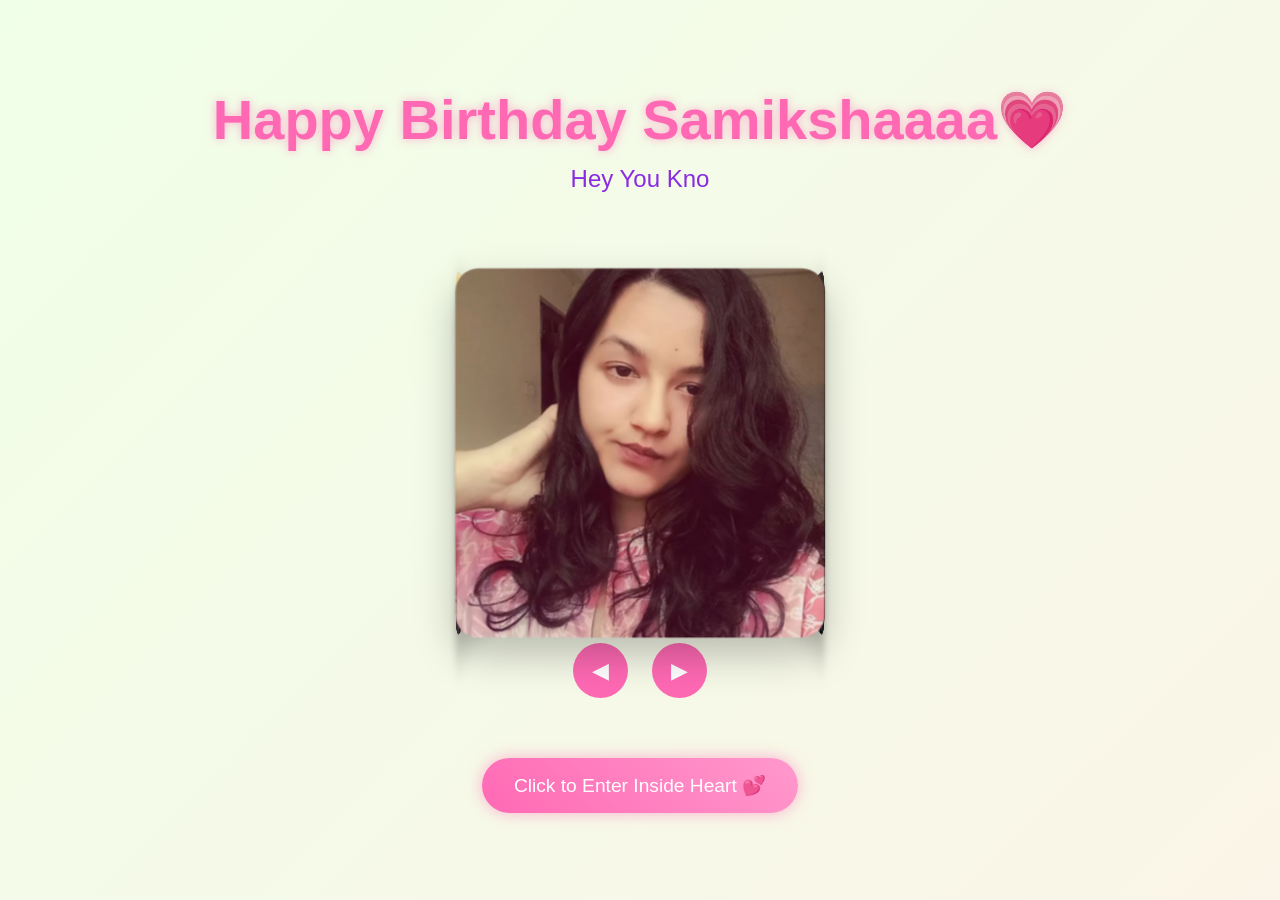
<file: index.html>
<!DOCTYPE html>
<html lang="en">
<head>
    <meta charset="UTF-8">
    <meta name="viewport" content="width=device-width, initial-scale=1.0">
    <title>Happy Birthday</title>
    <script src="https://cdnjs.cloudflare.com/ajax/libs/gsap/3.12.2/gsap.min.js"></script>
    <link rel="stylesheet" href="style.css">

    <!-- added -->

 <link rel="stylesheet" href="style.css">
     <!-- added -->
    
</head>
<body>
    <div class="cursor"></div>
    <div class="container">
        <h1>Happy Birthday Samikshaaaa💗</h1>
        <div class="greeting"></div>

        <!-- added -->

<section class="photo-gallery">

<!-- <h2>Engineered With LOVE 💖</h2> -->

<div id="photoGalleryWrap" class="gallery-wrap">

    <div class="gallery-stage">

        <div id="cube" class="cube">

            <div class="face face1"></div>

            <div class="face face2"></div>

            <div class="face face3"></div>

            <div class="face face4"></div>

        </div>

    </div>

    <div class="gallery-ui">

        <button id="prevImg">◀</button>

        <button id="nextImg">▶</button>

    </div>

</div>

</section>

        <button class="cta-button">Click to Enter Inside Heart 💕</button>
    </div>

    <script src="script.js">
        
     </script> 

   <script src="script.js">

     </script>
<!-- START BACKGROUND AUDIO -->
<audio id="bg-music" src="./assets/song.mp3" loop></audio>

<script>
(function() {
    const audio = document.getElementById('bg-music');
    
    // ADJUST VOLUME HERE: 0.0 (silent) to 1.0 (loudest)
    audio.volume = 0.1; 

    // Restore exact position and playing state from the last page
    const savedTime = localStorage.getItem('musicTime');
    const wasPlaying = localStorage.getItem('musicPlaying');

    if (savedTime) {
        audio.currentTime = parseFloat(savedTime);
    }

    // Try to auto-resume if it was already playing on the last page
    if (wasPlaying === 'true') {
        const playAttempt = audio.play();
        if (playAttempt !== undefined) {
            playAttempt.catch(() => {
                // Browser blocked auto-resume; wait for the first click on the document to start
                document.addEventListener('click', () => {
                    audio.play();
                    localStorage.setItem('musicPlaying', 'true');
                }, { once: true });
            });
        }
    } else {
        // First-time visit: play as soon as the user clicks anywhere on the page
        document.addEventListener('click', () => {
            audio.play();
            localStorage.setItem('musicPlaying', 'true');
        }, { once: true });
    }

    // Continuously save the exact song timestamp and state before page unloads
    window.addEventListener('beforeunload', () => {
        localStorage.setItem('musicTime', audio.currentTime);
        localStorage.setItem('musicPlaying', !audio.paused);
    });
})();
</script>
<!-- END BACKGROUND AUDIO -->
</body>
</html>
</file>
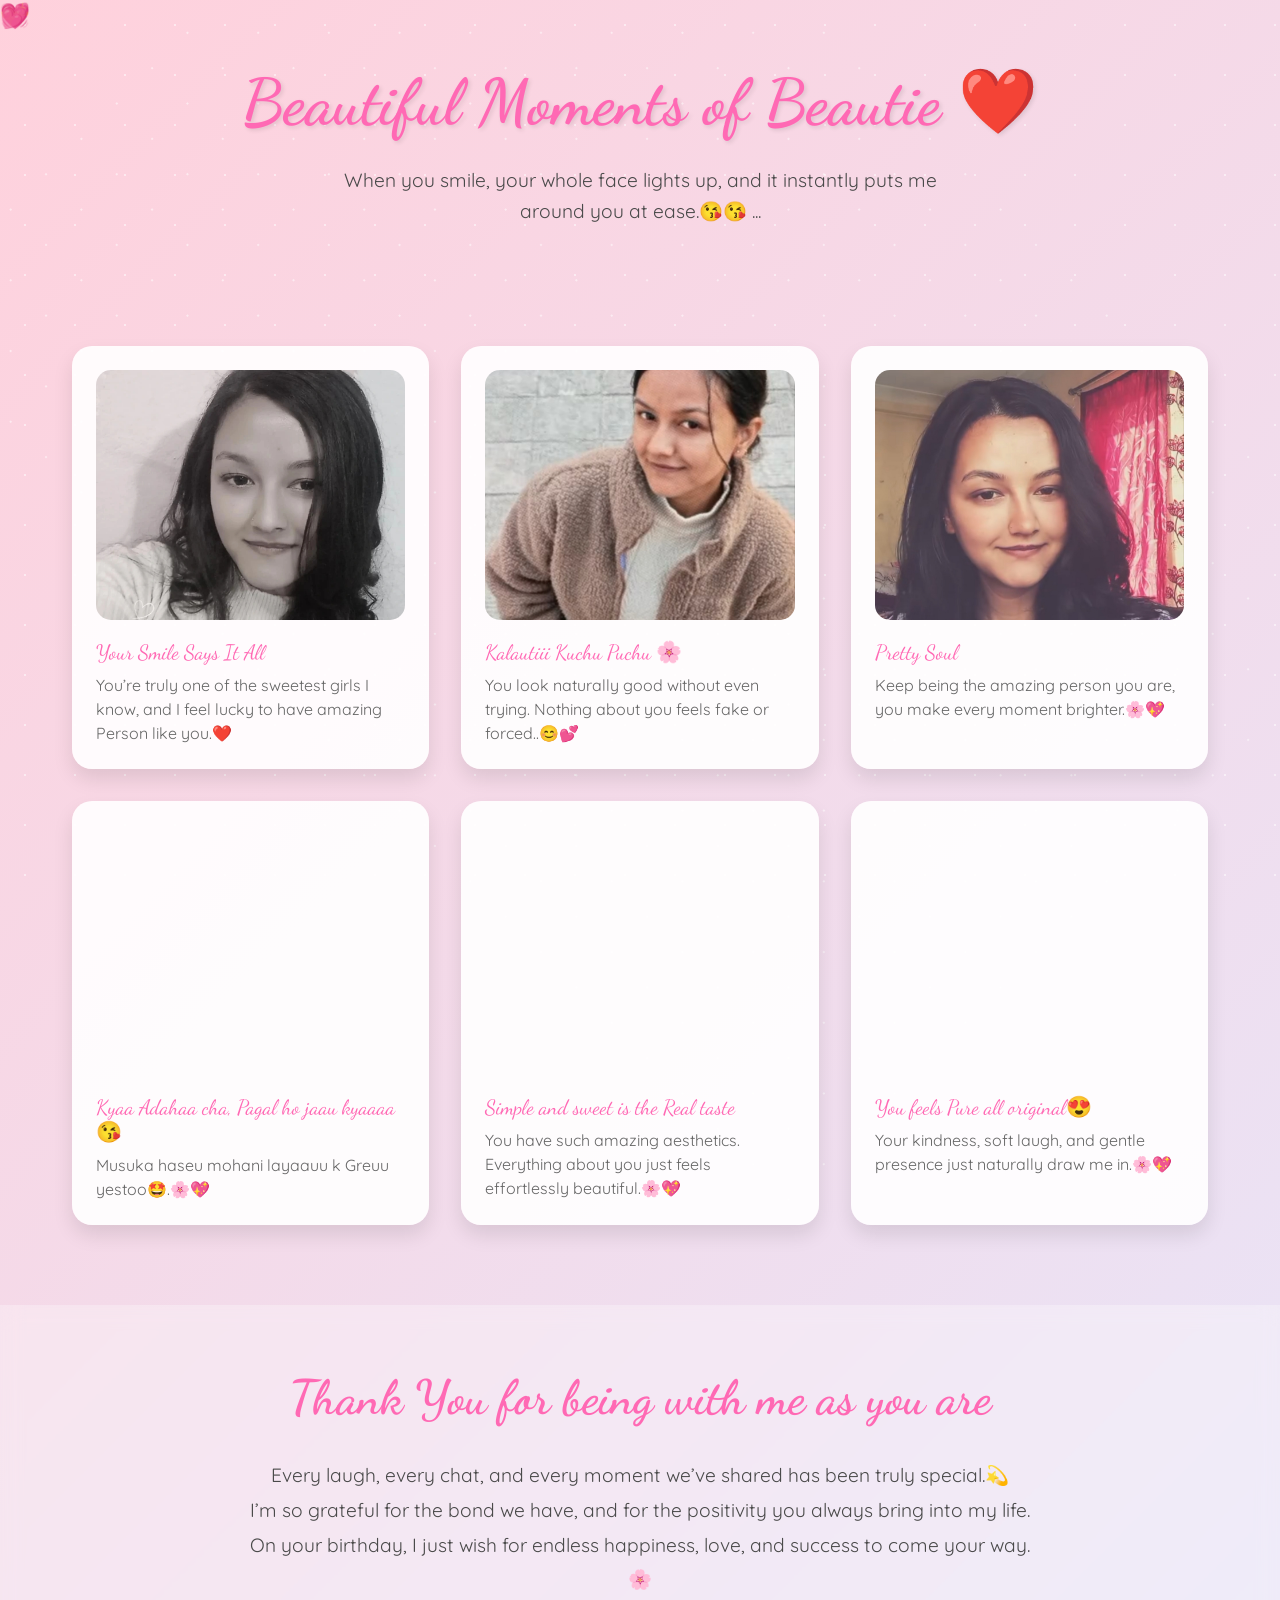
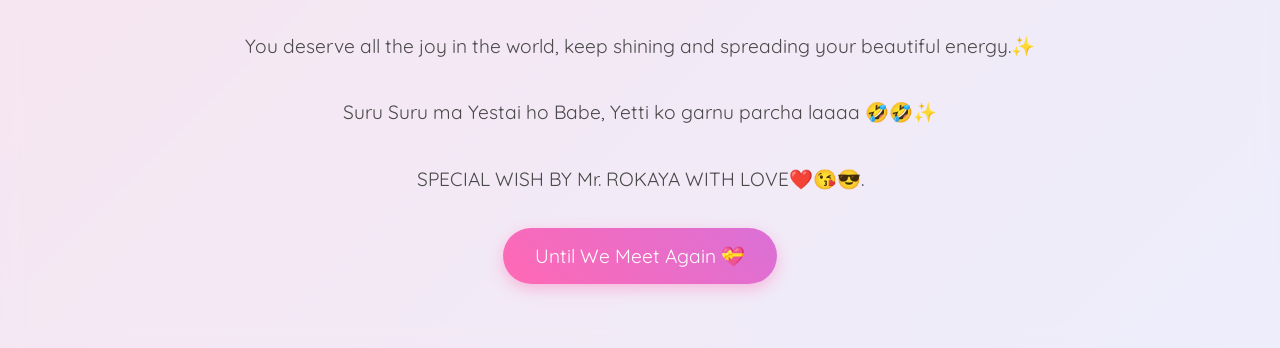
<file: last.html>
<!DOCTYPE html>
<html lang="en">

<head>
    <meta charset="UTF-8">
    <meta name="viewport" content="width=device-width, initial-scale=1.0">
    <title>Special day of my Cutieee ✨</title>
    <style>
        @import url('https://fonts.googleapis.com/css2?family=Dancing+Script:wght@700&family=Quicksand:wght@300;400;500;600&display=swap');

        * {
            margin: 0;
            padding: 0;
            box-sizing: border-box;
        }

        body {
            min-height: 100vh;
            background: linear-gradient(135deg,
                    #ffd1dc 0%,
                    #e6e6fa 25%,
                    #ffefd5 50%,
                    #e6e6fa 75%,
                    #ffd1dc 100%);
            background-size: 400% 400%;
            animation: gradientFlow 15s ease infinite;
            font-family: 'Quicksand', sans-serif;
            overflow-x: hidden;
            color: #4a4a4a;
        }

        @keyframes gradientFlow {
            0% {
                background-position: 0% 50%;
            }

            50% {
                background-position: 100% 50%;
            }

            100% {
                background-position: 0% 50%;
            }
        }

        /* Enhanced Sparkle Effect */
        .magic-sparkles {
            position: fixed;
            top: 0;
            left: 0;
            width: 100%;
            height: 100%;
            pointer-events: none;
            z-index: 1;
        }

        .sparkle {
            position: absolute;
            width: 6px;
            height: 6px;
            border-radius: 50%;
            background-color: white;
            animation: twinkle var(--duration, 4s) ease-in-out infinite;
            opacity: 0;
        }

        @keyframes twinkle {

            0%,
            100% {
                opacity: 0;
                transform: scale(0.5);
            }

            50% {
                opacity: 0.8;
                transform: scale(1);
            }
        }

        /* Generate 50 sparkles with different positions and animations */
        .magic-sparkles::before,
        .magic-sparkles::after {
            content: '';
            position: absolute;
            width: 100%;
            height: 100%;
            background-image: radial-gradient(circle, white 1px, transparent 1px);
            background-size: 50px 50px;
            animation: sparkleLayer 8s linear infinite;
            opacity: 0.5;
        }

        .magic-sparkles::after {
            animation-delay: -4s;
            transform: rotate(45deg);
        }

        @keyframes sparkleLayer {
            0% {
                transform: translateY(0);
            }

            100% {
                transform: translateY(-50px);
            }
        }

        /* Floating Hearts */
        .floating-hearts {
            position: fixed;
            width: 100%;
            height: 100%;
            pointer-events: none;
            z-index: 2;
        }

        .heart {
            position: absolute;
            font-size: 1.5rem;
            color: rgba(255, 105, 180, 0.6);
            animation: floatHeart var(--float-duration, 6s) ease-in-out infinite;
            animation-delay: var(--delay, 0s);
        }

        @keyframes floatHeart {
            0% {
                transform: translate(0, 100vh) rotate(0deg);
            }

            100% {
                transform: translate(var(--translate-x, 0), -100vh) rotate(360deg);
            }
        }

        /* Welcome Section */
        .welcome {
            text-align: center;
            padding: 4rem 2rem;
            position: relative;
            z-index: 3;
        }

        .welcome h1 {
            font-family: 'Dancing Script', cursive;
            font-size: 4rem;
            color: #ff69b4;
            text-shadow: 2px 2px 4px rgba(0, 0, 0, 0.1);
            animation: fadeInScale 2s ease;
        }

        .welcome p {
            font-size: 1.2rem;
            max-width: 600px;
            margin: 1.5rem auto;
            line-height: 1.6;
            animation: fadeIn 2s ease 0.5s both;
        }

        /* Enhanced Memory Cards */
        .memory-container {
            max-width: 1200px;
            margin: 0 auto;
            padding: 2rem;
            display: grid;
            grid-template-columns: repeat(auto-fit, minmax(300px, 1fr));
            gap: 2rem;
            z-index: 3;
            position: relative;
        }

        .memory-card {
            background: rgba(255, 255, 255, 0.9);
            border-radius: 20px;
            padding: 1.5rem;
            box-shadow: 0 10px 20px rgba(0, 0, 0, 0.1);
            transition: all 0.5s cubic-bezier(0.4, 0, 0.2, 1);
            position: relative;
            overflow: hidden;
        }

        .memory-card:hover {
            transform: translateY(-10px) scale(1.02);
            box-shadow: 0 15px 30px rgba(0, 0, 0, 0.15);
        }

        .memory-card::before {
            content: '';
            position: absolute;
            top: 0;
            left: 0;
            width: 100%;
            height: 100%;
            background: linear-gradient(45deg, transparent, rgba(255, 255, 255, 0.4), transparent);
            transform: translateX(-100%);
            transition: 0.5s;
        }

        .memory-card:hover::before {
            transform: translateX(100%);
        }

        .memory-img {
            width: 100%;
            height: 250px;
            object-fit: cover;
            border-radius: 15px;
            margin-bottom: 1rem;
            transition: transform 0.5s ease;
        }

        .memory-card:hover .memory-img {
            transform: scale(1.05);
        }

        .memory-date {
            font-family: 'Dancing Script', cursive;
            color: #ff69b4;
            font-size: 1.3rem;
            margin-bottom: 0.5rem;
        }

        .memory-caption {
            font-size: 1rem;
            line-height: 1.5;
            color: #666;
        }

        /* Final Message Section */
        .final-message {
            text-align: center;
            padding: 4rem 2rem;
            background: rgba(255, 255, 255, 0.3);
            backdrop-filter: blur(10px);
            margin-top: 3rem;
            position: relative;
            z-index: 3;
        }

        .final-message h2 {
            font-family: 'Dancing Script', cursive;
            font-size: 3rem;
            color: #ff69b4;
            margin-bottom: 2rem;
            animation: heartbeat 2s infinite;
        }

        @keyframes heartbeat {

            0%,
            100% {
                transform: scale(1);
            }

            50% {
                transform: scale(1.1);
            }
        }

        .final-message p {
            font-size: 1.2rem;
            max-width: 800px;
            margin: 0 auto 2rem;
            line-height: 1.8;
        }

        .goodbye-btn {
            display: inline-block;
            padding: 1rem 2rem;
            font-size: 1.2rem;
            background: linear-gradient(45deg, #ff69b4, #da70d6);
            color: white;
            border: none;
            border-radius: 50px;
            cursor: pointer;
            text-decoration: none;
            transition: all 0.3s ease;
            box-shadow: 0 5px 15px rgba(255, 105, 180, 0.4);
            animation: float 3s infinite ease-in-out;
        }

        .goodbye-btn:hover {
            transform: translateY(-5px);
            box-shadow: 0 8px 20px rgba(255, 105, 180, 0.6);
        }

        @keyframes float {

            0%,
            100% {
                transform: translateY(0);
            }

            50% {
                transform: translateY(-10px);
            }
        }

        /* Animations */
        @keyframes fadeInScale {
            0% {
                opacity: 0;
                transform: scale(0.8);
            }

            100% {
                opacity: 1;
                transform: scale(1);
            }
        }

        @keyframes fadeIn {
            0% {
                opacity: 0;
            }

            100% {
                opacity: 1;
            }
        }

        /* Generate Hearts */
        .js-generate-hearts {
            position: fixed;
            width: 100%;
            height: 100%;
            pointer-events: none;
            z-index: 2;
        }

        /* Custom Scrollbar */
        ::-webkit-scrollbar {
            width: 12px;
        }

        ::-webkit-scrollbar-track {
            background: rgba(255, 255, 255, 0.4);
        }

        ::-webkit-scrollbar-thumb {
            background: linear-gradient(45deg, #ff69b4, #da70d6);
            border-radius: 6px;
        }

        /* Responsive Design */
        @media (max-width: 768px) {
            .welcome h1 {
                font-size: 3rem;
            }

            .memory-container {
                grid-template-columns: 1fr;
            }

            .final-message h2 {
                font-size: 2.5rem;
            }
        }
    </style>
</head>

<body>
    <div class="magic-sparkles"></div>
    <div class="floating-hearts">
        <!-- Hearts will be generated via CSS -->
        <div class="heart" style="--float-duration: 6s; --delay: 0s; --translate-x: 20px;">💝</div>
        <div class="heart" style="--float-duration: 8s; --delay: 1s; --translate-x: -30px;">💖</div>
        <div class="heart" style="--float-duration: 7s; --delay: 2s; --translate-x: 40px;">💗</div>
        <div class="heart" style="--float-duration: 9s; --delay: 3s; --translate-x: -20px;">💓</div>
        <div class="heart" style="--float-duration: 5s; --delay: 4s; --translate-x: 30px;">💕</div>


    </div>

    <section class="welcome">
        <h1>Beautiful Moments of Beautie ❤️</h1>
        <p>When you smile, your whole face lights up, and it instantly puts me around you at ease.😘😘 ...</p>
    </section>

    <div class="memory-container">
        <div class="memory-card">
            <img src="./d1.jpeg" alt="First Date" class="memory-img">
            <div class="memory-date">Your Smile Says It All</div>
            <div class="memory-caption">You’re truly one of the sweetest girls I know, and I feel lucky to have amazing Person
                like you.❤️</div>
        </div>
        <div class="memory-card">
            <img src="./d2.jpeg" alt="Beach Day" class="memory-img">
            <div class="memory-date"> Kalautiii Kuchu Puchu 🌸</div>
            <div class="memory-caption">You look naturally good without even trying. Nothing about you feels fake or forced..😊💕</div>
        </div>
        <div class="memory-card">
            <img src="./d3.jpeg" alt="Movie Night" class="memory-img">
            <div class="memory-date">Pretty Soul</div>
            <div class="memory-caption">Keep being the amazing person you are, you make every moment brighter.🌸💖</div>
        </div>


            <!-- thapeko -->
        <div class="memory-card">
            <video src="./assets/p1.mp4" class="memory-img" autoplay muted loop playsinline></video>
            <div class="memory-date">Kyaa Adahaa cha, Pagal ho jaau kyaaaa😘 </div>
            <div class="memory-caption">Musuka haseu mohani layaauu k Greuu yestoo🤩.🌸💖</div>
        </div>

         <div class="memory-card">
            <video src="./assets/p2.mp4" class="memory-img" autoplay muted loop playsinline></video>
            <div class="memory-date">Simple and sweet is the Real taste </div>
            <div class="memory-caption">You have such amazing aesthetics. Everything about you just feels effortlessly beautiful.🌸💖</div>
        </div>

        <div class="memory-card">
            <video src="./assets/p3.mp4" class="memory-img" autoplay muted loop playsinline></video>
            <div class="memory-date">You feels Pure all original😍</div>
            <div class="memory-caption">Your kindness, soft laugh, and gentle presence just naturally draw me in.🌸💖</div>
        </div>


         <!-- thapeko -->


        <!-- <div class="memory-card"> -->
            <!-- <img src="./d5.jpeg" alt="Movie Night" class="memory-img"> -->
            <!-- <div class="memory-date">Muwaah Muwaah Muwaah😍</div> -->
            <!-- <div class="memory-caption"> you are package that fills my heart with happiness, excitement, and a longing to always be close to you. -->
        <!-- </div>.🌸💖</div> -->
        <!-- </div> -->

<!-- naya wala  -->

    
</div>

   

    <section class="final-message">
        <h2>Thank You for being with me as you are </h2>
        <p>Every laugh, every chat, and every moment we’ve shared has been truly special.💫<br>
            I’m so grateful for the bond we have, and for the positivity you always bring into my life.<br>
            On your birthday, I just wish for endless happiness, love, and success to come your way.
            🌸</p>
        <p>You deserve all the joy in the world, keep shining and spreading your beautiful energy.✨</p>
        <p> Suru Suru ma Yestai ho Babe, Yetti ko garnu parcha laaaa 🤣🤣✨</p>
       
        <p>SPECIAL WISH BY Mr. ROKAYA WITH LOVE❤️😘😎.</p>
        <a href="#" class="goodbye-btn">Until We Meet Again 💝</a>
    </section>
    <!-- START BACKGROUND AUDIO -->
<audio id="bg-music" src="./assets/song.mp3" loop></audio>

<script>
(function() {
    const audio = document.getElementById('bg-music');
    
    // ADJUST VOLUME HERE: 0.0 (silent) to 1.0 (loudest)
    audio.volume = 0.1; 

    // Restore exact position and playing state from the last page
    const savedTime = localStorage.getItem('musicTime');
    const wasPlaying = localStorage.getItem('musicPlaying');

    if (savedTime) {
        audio.currentTime = parseFloat(savedTime);
    }

    // Try to auto-resume if it was already playing on the last page
    if (wasPlaying === 'true') {
        const playAttempt = audio.play();
        if (playAttempt !== undefined) {
            playAttempt.catch(() => {
                // Browser blocked auto-resume; wait for the first click on the document to start
                document.addEventListener('click', () => {
                    audio.play();
                    localStorage.setItem('musicPlaying', 'true');
                }, { once: true });
            });
        }
    } else {
        // First-time visit: play as soon as the user clicks anywhere on the page
        document.addEventListener('click', () => {
            audio.play();
            localStorage.setItem('musicPlaying', 'true');
        }, { once: true });
    }

    // Continuously save the exact song timestamp and state before page unloads
    window.addEventListener('beforeunload', () => {
        localStorage.setItem('musicTime', audio.currentTime);
        localStorage.setItem('musicPlaying', !audio.paused);
    });
})();
</script>
<!-- END BACKGROUND AUDIO -->
</body>

</html>
</file>
<file: style.css>
* {
    margin: 0;
    padding: 0;
    box-sizing: border-box;
    cursor: none;
}

body {
    min-height: 100vh;
    display: flex;
    flex-direction: column;
    align-items: center;
    justify-content: center;
    background: linear-gradient(-45deg, #fee9f7, #e8f5fe, #fef2e8, #f0ffe8);
    background-size: 400% 400%;
    animation: gradientBG 15s ease infinite;
    font-family: 'Arial Rounded MT Bold', Arial, sans-serif;
    overflow: hidden;
    position: relative;
}

.cursor {
    width: 20px;
    height: 20px;
    background: pink;
    border-radius: 50%;
    position: fixed;
    pointer-events: none;
    mix-blend-mode: difference;
    transition: transform 0.2s;
}

.container {
    text-align: center;
    z-index: 1;
}

h1 {
    font-size: 3.5rem;
    color: #ff69b4;
    text-shadow: 0 0 10px rgba(255, 105, 180, 0.5);
    margin-bottom: 2rem;
    opacity: 0;
}

.greeting {
    font-size: 1.5rem;
    color: #8a2be2;
    margin-bottom: 3rem;
    min-height: 2em;
}

.cta-button {
    padding: 1rem 2rem;
    font-size: 1.2rem;
    background: linear-gradient(45deg, #ff69b4, #ff99cc);
    border: none;
    border-radius: 50px;
    color: white;
    cursor: pointer;
    box-shadow: 0 0 15px rgba(255, 105, 180, 0.5);
    transition: transform 0.3s, box-shadow 0.3s;
    opacity: 0;
}

.cta-button:hover {
    transform: scale(1.1);
    box-shadow: 0 0 25px rgba(255, 105, 180, 0.7);
}

.floating {
    position: absolute;
    pointer-events: none;
    opacity: 0;
}

@keyframes gradientBG {
    0% { background-position: 0% 50%; }
    50% { background-position: 100% 50%; }
    100% { background-position: 0% 50%; }
}

@media (max-width: 768px) {
    h1 { font-size: 2rem; }
    .greeting { font-size: 1.2rem; }
    .cta-button { font-size: 1rem; }
}

/* added */
/* PHOTO GALLERY */

.photo-gallery{
    width:90%;
    max-width:1200px;
    margin:60px auto;
    text-align:center;
}

.photo-gallery h2{
    font-family:'Dancing Script',cursive;
    font-size:3rem;
    color:#ff69b4;
    margin-bottom:30px;
}

.gallery-grid{
    display:grid;
    grid-template-columns:repeat(auto-fit,minmax(250px,1fr));
    gap:20px;
}

.gallery-item{
    overflow:hidden;
    border-radius:20px;
    box-shadow:0 10px 25px rgba(0,0,0,.15);
    transition:.4s;
}

.gallery-item:hover{
    transform:translateY(-8px) scale(1.03);
}

.gallery-item img{
    width:100%;
    height:300px;
    object-fit:cover;
    display:block;
    transition:.5s;
}

.gallery-item:hover img{
    transform:scale(1.1);
}


/* added */

.photo-gallery{
    text-align:center;
    margin:80px auto;
}

.photo-gallery h2{
    font-size:3rem;
    color:#ff69b4;
    margin-bottom:40px;
}

.gallery-wrap{
    display:flex;
    flex-direction:column;
    align-items:center;
}

.gallery-stage{
    width:320px;
    height:320px;
    perspective:1200px;
}

.cube{
    width:100%;
    height:100%;
    position:relative;
    transform-style:preserve-3d;
    transition:transform .8s ease;
}

.face{
    position:absolute;
    width:320px;
    height:320px;
    border-radius:20px;
    background-size:cover;
    background-position:center;
    box-shadow:0 15px 35px rgba(0,0,0,.25);
}

.face1{
    background-image:url("images/photo1.jpeg");
    transform:rotateY(0deg) translateZ(160px);
}

.face2{
    background-image:url("images/photo2.jpeg");
    transform:rotateY(90deg) translateZ(160px);
}

.face3{
    background-image:url("images/photo3.jpeg");
    transform:rotateY(180deg) translateZ(160px);
}

.face4{
    background-image:url("images/photo4.jpeg");
    transform:rotateY(-90deg) translateZ(160px);
}

.gallery-ui{
    margin-top:30px;
}

.gallery-ui button{
    width:55px;
    height:55px;
    margin:0 10px;
    border:none;
    border-radius:50%;
    cursor:pointer;
    font-size:22px;
    color:white;
    background:#ff69b4;
}

.gallery-ui button:hover{
    transform:scale(1.1);
}



/* added */


html {
    overflow-y: scroll;
}

body {
    overflow-y: visible;
    min-height: 100vh;
    height: auto;
}
</file>
